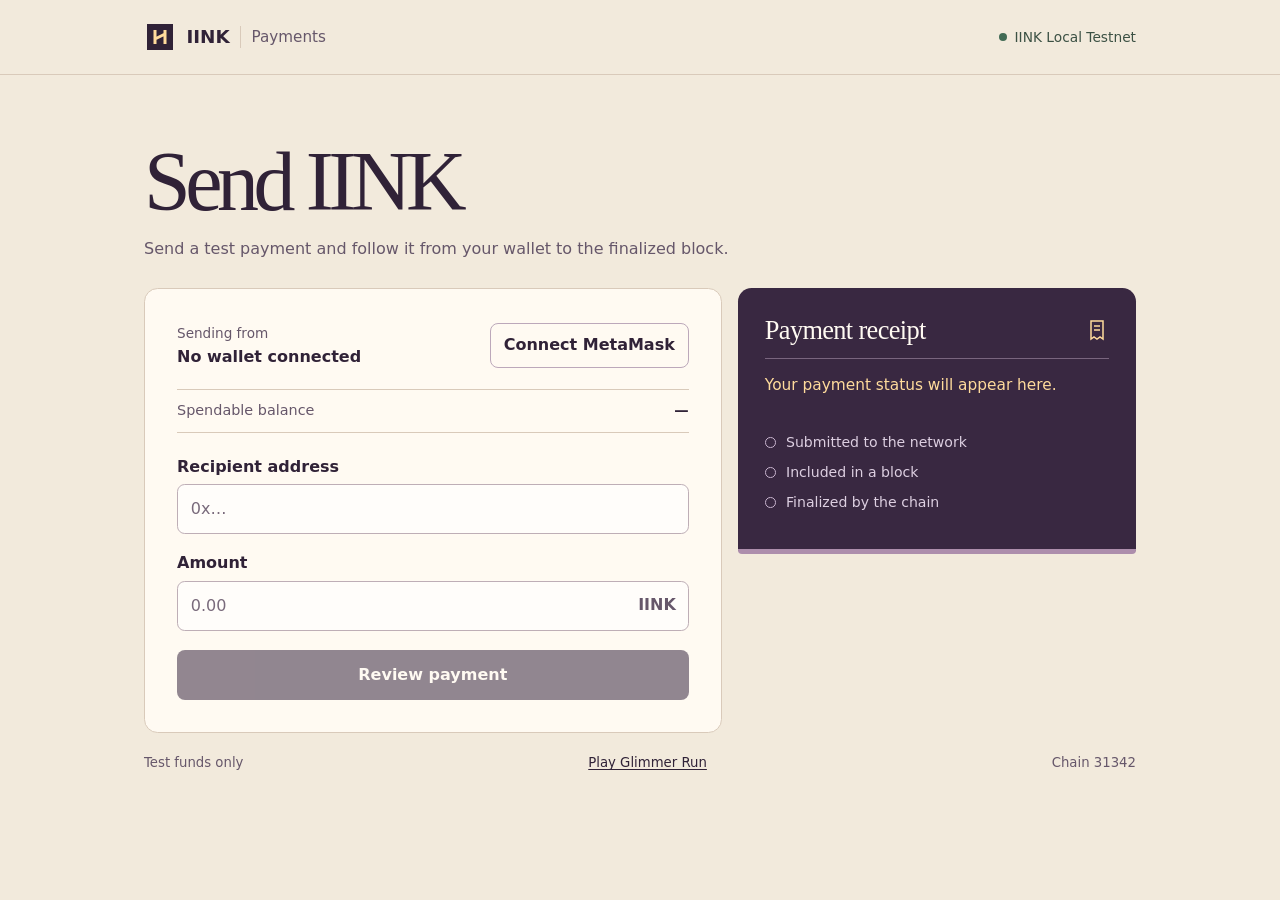
<file: apps/payments/index.html>
<!doctype html>
<html lang="en">
<head>
  <meta charset="utf-8">
  <meta name="viewport" content="width=device-width, initial-scale=1">
  <meta name="color-scheme" content="light">
  <title>IINK Payments</title>
  <link rel="stylesheet" href="./styles.css">
  <script type="module" src="./app.mjs"></script>
</head>
<body>
  <header class="topbar">
    <div class="wrap topbar-inner">
      <span class="brand"><svg viewBox="0 0 32 32" width="32" height="32" aria-hidden="true"><path fill="currentColor" d="M3 3h26v26H3z"/><path fill="none" stroke="#ffdb9c" stroke-width="3" d="M11 23V9m10 14V9m-10 9 10-5"/></svg>IINK<span>Payments</span></span>
      <span class="network"><span aria-hidden="true"></span><span id="network-name">IINK Local Testnet</span></span>
    </div>
  </header>

  <main class="wrap">
    <div class="intro">
      <h1>Send IINK</h1>
      <p>Send a test payment and follow it from your wallet to the finalized block.</p>
    </div>

    <div class="layout">
      <section class="payment" aria-label="New payment">
        <div class="wallet">
          <div><span class="caption">Sending from</span><strong id="account">No wallet connected</strong></div>
          <button type="button" class="secondary" id="connect">Connect MetaMask</button>
        </div>
        <p class="balance"><span>Spendable balance</span><strong id="balance">—</strong></p>
        <form id="payment-form">
          <label for="recipient">Recipient address</label>
          <input id="recipient" type="text" placeholder="0x…" spellcheck="false" autocomplete="off" required>
          <label for="amount">Amount</label>
          <div class="amount-input">
            <input id="amount" type="text" inputmode="decimal" placeholder="0.00" autocomplete="off" required>
            <span aria-hidden="true">IINK</span>
          </div>
          <p id="message" class="message" role="status" aria-live="polite"></p>

          <div id="quote" class="quote" hidden>
            <dl>
              <div><dt>Amount</dt><dd id="quote-amount"></dd></div>
              <div><dt>Estimated fee</dt><dd id="quote-fee"></dd></div>
              <div><dt>Estimated total</dt><dd id="quote-total"></dd></div>
            </dl>
            <p>Check the final quote in MetaMask before approving.</p>
          </div>
          <button type="submit" class="primary" id="submit" disabled>Review payment</button>
        </form>
      </section>

      <aside class="receipt" aria-labelledby="receipt-heading">
        <div class="receipt-title">
          <h2 id="receipt-heading">Payment receipt</h2>
          <svg viewBox="0 0 24 24" width="24" height="24" fill="none" stroke="currentColor" stroke-width="1.5" aria-hidden="true"><path d="M6 3h12v18l-3-2-3 2-3-2-3 2V3Z"/><path d="M9 8h6m-6 4h6"/></svg>
        </div>
        <p id="receipt-status" role="status" aria-live="polite">Your payment status will appear here.</p>
        <ol class="steps" aria-label="Payment progress">
          <li id="step-submitted">Submitted to the network</li>
          <li id="step-included">Included in a block</li>
          <li id="step-finalized">Finalized by the chain</li>
        </ol>
        <dl id="receipt-data" hidden>
          <div><dt>Block</dt><dd id="block"></dd></div>
          <div><dt>Actual fee</dt><dd id="actual-fee"></dd></div>
          <div class="hash"><dt>Transaction hash</dt><dd id="hash"></dd></div>
        </dl>
        <button id="copy-hash" class="copy" type="button" hidden>Copy hash</button>
      </aside>
    </div>
    <footer><span>Test funds only</span><a href="/game/">Play Glimmer Run</a><span id="network-chain">Chain 31342</span></footer>
  </main>
</body>
</html>
</file>
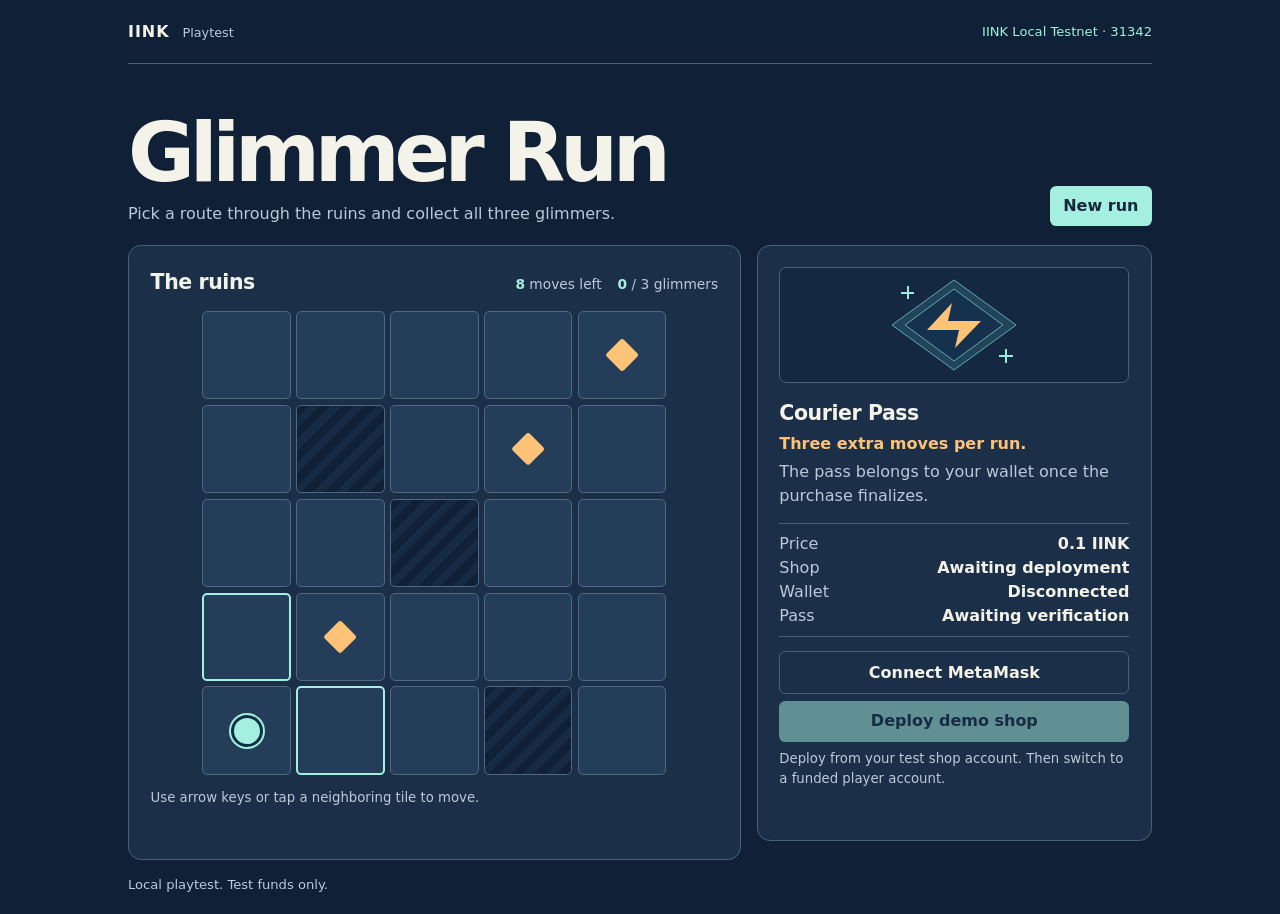
<file: apps/payments/game/index.html>
<!doctype html>
<html lang="en">
<head>
  <meta charset="utf-8">
  <meta name="viewport" content="width=device-width, initial-scale=1">
  <meta name="color-scheme" content="dark">
  <title>Glimmer Run | IINK</title>
  <link rel="stylesheet" href="./game.css">
  <script type="module" src="./game.mjs"></script>
</head>
<body>
  <header>
    <a href="/" class="brand">IINK <span>Playtest</span></a>
    <span class="network" id="network-name">IINK Local Testnet · 31342</span>
  </header>
  <main>
    <div class="intro">
      <div>
        <h1>Glimmer Run</h1>
        <p>Pick a route through the ruins and collect all three glimmers.</p>
      </div>
      <button type="button" id="restart">New run</button>
    </div>
    <div class="layout">
      <section class="arena" aria-labelledby="arena-title">
        <div class="arena-bar">
          <h2 id="arena-title">The ruins</h2>
          <div class="counters" aria-live="polite" aria-atomic="true"><span><b id="moves">8</b> moves left</span><span><b id="glimmers">0</b> / 3 glimmers</span></div>
        </div>
        <div class="board" id="board" role="group" tabindex="0" aria-label="Five by five playfield" aria-describedby="controls"></div>
        <p id="controls">Use arrow keys or tap a neighboring tile to move.</p>
        <p id="run-status" role="status"></p>
      </section>
      <section class="shop" aria-labelledby="shop-title">
        <div class="pass-art" aria-hidden="true">
          <svg viewBox="0 0 136 100" width="136" height="100" fill="none">
            <path d="M68 5 130 50 68 95 6 50 68 5Z" fill="#22445b" stroke="#5facab"/>
            <path d="M68 14 117 50 68 86 19 50 68 14Z" fill="#15314d" stroke="#5facab"/>
            <path d="m41 55 25-27-4 18h33L69 73l4-18H41Z" fill="#ffc378"/>
            <path d="M15 18h13m-6-7v13m91 57h14m-7-7v14" stroke="#9cebdc" stroke-width="2"/>
          </svg>
        </div>
        <h2 id="shop-title">Courier Pass</h2>
        <p class="perk">Three extra moves per run.</p>
        <p>The pass belongs to your wallet once the purchase finalizes.</p>
        <div class="shop-details">
          <div><span>Price</span><strong id="price">0.1 IINK</strong></div>
          <div><span>Shop</span><strong id="shop-address">Awaiting deployment</strong></div>
          <div><span>Wallet</span><strong id="account">Disconnected</strong></div>
          <div><span>Pass</span><strong id="ownership">Connect to check</strong></div>
        </div>
        <button type="button" id="connect" class="quiet">Connect MetaMask</button>
        <button type="button" id="deploy" hidden>Deploy demo shop</button>
        <button type="button" id="buy" hidden>Buy Courier Pass</button>
        <p id="shop-help" class="small">Deploy the shop from your test shop account. Then switch to a funded player account.</p>
        <p id="shop-status" role="status"></p>
        <dl class="receipt" id="receipt" hidden>
          <div><dt>Finalized block</dt><dd id="receipt-block">—</dd></div>
          <div><dt>Actual fee</dt><dd id="receipt-fee">—</dd></div>
          <div class="address"><dt>Transaction hash</dt><dd id="receipt-hash"></dd></div>
        </dl>
      </section>
    </div>
    <footer>Local playtest. Test funds only.</footer>
  </main>
</body>
</html>
</file>
<file: apps/payments/styles.css>
:root {
  --paper: #f2eadc;
  --white: #fffaf2;
  --ink: #302237;
  --muted: #66576a;
  --line: #d9caba;
  --plum: #392841;
  --gold: #ffdb9c;
  --good: #abdbc1;
  --error: #8b303f;
  color: var(--ink);
  background: var(--paper);
  font: 16px/1.5 "Aptos", "Segoe UI", system-ui, sans-serif;
}

* { box-sizing: border-box; }
[hidden] { display: none !important; }
body { margin: 0; }
button, input { font: inherit; }
button { cursor: pointer; }
button:disabled { cursor: default; opacity: .55; }
button:focus-visible, input:focus-visible { outline: 3px solid #896439; outline-offset: 3px; }
.wrap { width: min(100% - 3rem, 62rem); margin-inline: auto; }
.topbar { border-bottom: 1px solid var(--line); }
.topbar-inner { min-height: 74px; display: flex; align-items: center; justify-content: space-between; gap: 1rem; }
.brand { display: inline-flex; align-items: center; gap: .65rem; font-weight: 800; font-size: 1.15rem; }
.brand span { color: var(--muted); font-size: .95rem; font-weight: 500; border-left: 1px solid var(--line); padding-left: .65rem; }
.network { display: inline-flex; gap: .48rem; align-items: center; color: #3c5144; font-size: .86rem; white-space: nowrap; }
.network span[aria-hidden] { width: .5rem; height: .5rem; border-radius: 50%; background: #426b55; }
.intro { margin-block: clamp(2.1rem, 6vw, 4.1rem) 1.7rem; }
h1, h2 { font-family: Georgia, serif; font-weight: 500; }
h1 { margin: 0; font-size: clamp(3rem, 9vw, 5.25rem); line-height: .98; letter-spacing: -.065em; }
.intro p { color: var(--muted); margin: .9rem 0 0; }
.layout { display: grid; grid-template-columns: minmax(0, 1.45fr) minmax(0, 1fr); align-items: start; gap: 1rem; }
.payment { background: var(--white); border: 1px solid var(--line); border-radius: .85rem; padding: clamp(1.1rem, 3vw, 2rem); }
.wallet { display: flex; gap: .7rem; align-items: center; justify-content: space-between; flex-wrap: wrap; }
.wallet strong { display: block; overflow-wrap: anywhere; }
.caption { color: var(--muted); font-size: .85rem; }
.secondary { background: transparent; border: 1px solid #bca8ba; border-radius: .5rem; padding: .6rem .8rem; color: var(--ink); font-weight: 650; }
.secondary:hover:not(:disabled) { background: #f2e8e5; }
.balance { display: flex; justify-content: space-between; gap: .75rem; margin: 1.2rem 0 1.35rem; padding-block: .65rem; border-block: 1px solid var(--line); color: var(--muted); font-size: .9rem; }
.balance strong { text-align: right; overflow-wrap: anywhere; color: var(--ink); }
label { display: block; margin-bottom: .36rem; font-weight: 650; }
input { width: 100%; border: 1px solid #beaeb6; border-radius: .48rem; padding: .75rem .8rem; color: var(--ink); background: #fffdfa; }
input::placeholder { color: #796a7b; }
#recipient { margin-bottom: 1.05rem; }
.amount-input { position: relative; }
.amount-input input { padding-right: 4.3rem; }
.amount-input span { position: absolute; inset: .78rem .8rem auto auto; font-weight: 650; color: var(--muted); }
.message { color: var(--error); font-size: .88rem; margin: .7rem 0; overflow-wrap: anywhere; }
.message:empty { margin: 0; }
.quote { margin-top: .85rem; padding: .75rem 0 0; border-top: 1px solid var(--line); }
dl { margin: 0; font-size: .88rem; }
dl > div { display: flex; gap: .6rem; justify-content: space-between; }
dd { margin: 0; text-align: right; overflow-wrap: anywhere; }
.quote p { color: var(--muted); font-size: .84rem; }
.primary { margin-top: 1.2rem; width: 100%; color: var(--white); background: var(--plum); border: 0; border-radius: .5rem; font-weight: 700; padding: .82rem 1rem; }
.primary:hover:not(:disabled) { background: #50395b; }
.receipt { min-width: 0; padding: clamp(1.1rem, 3vw, 1.7rem); border-radius: .85rem .85rem .25rem .25rem; border-bottom: .35rem solid #ad8eac; background: var(--plum); color: var(--white); }
.receipt-title { display: flex; justify-content: space-between; gap: 1rem; align-items: center; padding-bottom: .8rem; border-bottom: 1px solid #79657e; }
.receipt-title svg { color: var(--gold); }
h2 { margin: 0; font-size: 1.65rem; line-height: 1.1; letter-spacing: -.025em; }
#receipt-status { color: var(--gold); min-height: 2.8em; font-size: .96rem; }
.steps { list-style: none; margin: 0; padding: 0; }
.steps li { display: flex; align-items: center; gap: .65rem; color: #ddcfe1; margin: .55rem 0; font-size: .88rem; }
.steps li::before { content: ""; display: inline-block; width: .55rem; height: .55rem; border-radius: 50%; border: 1px solid #c9b5cf; }
.steps li[data-done] { color: var(--good); }
.steps li[data-done]::before { background: var(--good); border-color: var(--good); }
.receipt dl { border-top: 1px solid #79657e; margin-top: 1rem; padding-top: .8rem; }
.receipt dl .hash { display: block; margin-top: .7rem; }
.hash dd { text-align: left; font-family: ui-monospace, Consolas, monospace; font-size: .78rem; }
.copy { margin-top: .6rem; color: var(--gold); background: transparent; border: 1px solid #9d829e; border-radius: .4rem; padding: .28rem .6rem; font-size: .85rem; }
.copy:focus-visible { outline-color: var(--gold); }
footer { display: flex; justify-content: space-between; color: var(--muted); font-size: .83rem; padding-block: 1.25rem; }
footer a { color: var(--ink); text-underline-offset: .18em; }

@media (max-width: 650px) {
  .wrap { width: min(100% - 1.6rem, 32rem); }
  .layout { grid-template-columns: 1fr; }
  .topbar-inner { min-height: 60px; }
}
</file>
<file: apps/payments/game/game.css>
:root {
  color: #f4f3e9;
  background: #102037;
  font: 16px/1.5 "Aptos", "Segoe UI", system-ui, sans-serif;
  --line: #49627a;
  --quiet: #bacada;
  --cyan: #a4efdf;
  --gold: #ffc378;
}
* { box-sizing: border-box; }
[hidden] { display: none !important; }
body { margin: 0; }
header, main { width: min(64rem, 100% - 3rem); margin-inline: auto; }
header { display: flex; align-items: center; justify-content: space-between; min-height: 4rem; border-bottom: 1px solid var(--line); }
.brand { color: inherit; font-weight: 850; text-decoration: none; letter-spacing: .06em; }
.brand span { font-size: .8rem; font-weight: 500; letter-spacing: normal; color: var(--quiet); margin-left: .4rem; }
.network { color: var(--cyan); font-size: .82rem; }
.network b { margin-left: .3rem; }
.intro { display: flex; align-items: end; justify-content: space-between; gap: .9rem; margin: clamp(1.6rem, 5vw, 3rem) 0 1.15rem; }
h1, h2, p { margin: 0; }
h1 { font-size: clamp(2.7rem, 8vw, 5.1rem); line-height: 1; letter-spacing: -.065em; }
.intro p { color: var(--quiet); margin-top: .55rem; }
.layout { display: grid; grid-template-columns: minmax(0, 1.55fr) minmax(0, 1fr); gap: 1rem; align-items: start; }
.arena, .shop { min-width: 0; background: #1b3048; border: 1px solid var(--line); border-radius: .8rem; padding: clamp(.8rem, 2vw, 1.35rem); }
.arena-bar, .counters { display: flex; align-items: baseline; justify-content: space-between; gap: .45rem 1rem; flex-wrap: wrap; }
h2 { font-size: 1.28rem; letter-spacing: -.02em; }
.counters { color: var(--quiet); font-size: .86rem; }
.counters b { color: var(--cyan); }
.board { margin: .8rem auto; display: grid; grid-template-columns: repeat(5, 1fr); gap: .34rem; width: min(100%, 29rem); }
.board button { min-width: 0; aspect-ratio: 1; padding: 0; background: #243e59; border: 1px solid #506982; display: grid; place-items: center; border-radius: .32rem; color: var(--quiet); }
.board button:disabled { opacity: 1; }
.board button[data-wall] { background: repeating-linear-gradient(135deg, #102037 0 8px, #172a43 8px 16px); }
.board button:not(:disabled) { border: 2px solid var(--cyan); }
.board button:not(:disabled):hover { background: #365670; }
.gem { display: block; width: 28%; aspect-ratio: 1; background: var(--gold); transform: rotate(45deg); border-radius: 12%; }
.courier { display: block; width: 37%; aspect-ratio: 1; border-radius: 50%; border: 3px solid #0c3142; background: var(--cyan); box-shadow: 0 0 0 2px var(--cyan); }
button { font: inherit; font-weight: 700; color: #18283c; background: var(--cyan); border: 0; border-radius: .4rem; padding: .52rem .85rem; cursor: pointer; white-space: nowrap; }
button:disabled { cursor: default; opacity: .5; }
button:focus-visible, a:focus-visible, .board:focus-visible { outline: 3px solid var(--gold); outline-offset: 3px; }
#controls, .small { color: var(--quiet); font-size: .83rem; }
#run-status, #shop-status { min-height: 1.5em; color: var(--cyan); margin-top: .38rem; overflow-wrap: anywhere; }
.pass-art { display: grid; place-items: center; min-height: 116px; margin-bottom: .9rem; background: #142941; border: 1px solid var(--line); border-radius: .45rem; }
.perk { color: var(--gold); font-weight: 650; }
.shop h2 + p, .shop p + p { margin-top: .25rem; }
.shop p:not(.perk):not(#shop-status) { color: var(--quiet); }
.shop-details { border-block: 1px solid var(--line); margin-block: .9rem; padding-block: .5rem; }
.shop-details div, .receipt div { display: flex; justify-content: space-between; gap: .5rem; }
.shop-details span, dt { color: var(--quiet); }
.shop-details strong, dd { text-align: right; overflow-wrap: anywhere; }
.shop button { width: 100%; margin-bottom: .45rem; }
.shop .quiet { background: transparent; border: 1px solid var(--line); color: #f4f3e9; }
.receipt { margin: .7rem 0 0; border-top: 1px solid var(--line); padding-top: .5rem; font-size: .82rem; }
.receipt .address { display: block; }
dd { margin: 0; }
.address dd { text-align: left; font: .76rem/1.4 ui-monospace, Consolas, monospace; }
footer { color: var(--quiet); font-size: .82rem; margin-block: .9rem 1.2rem; }
@media (max-width: 680px) {
  header, main { width: min(38rem, 100% - 1.5rem); }
  .layout { grid-template-columns: 1fr; }
  .intro { align-items: start; flex-direction: column; }
}
</file>
